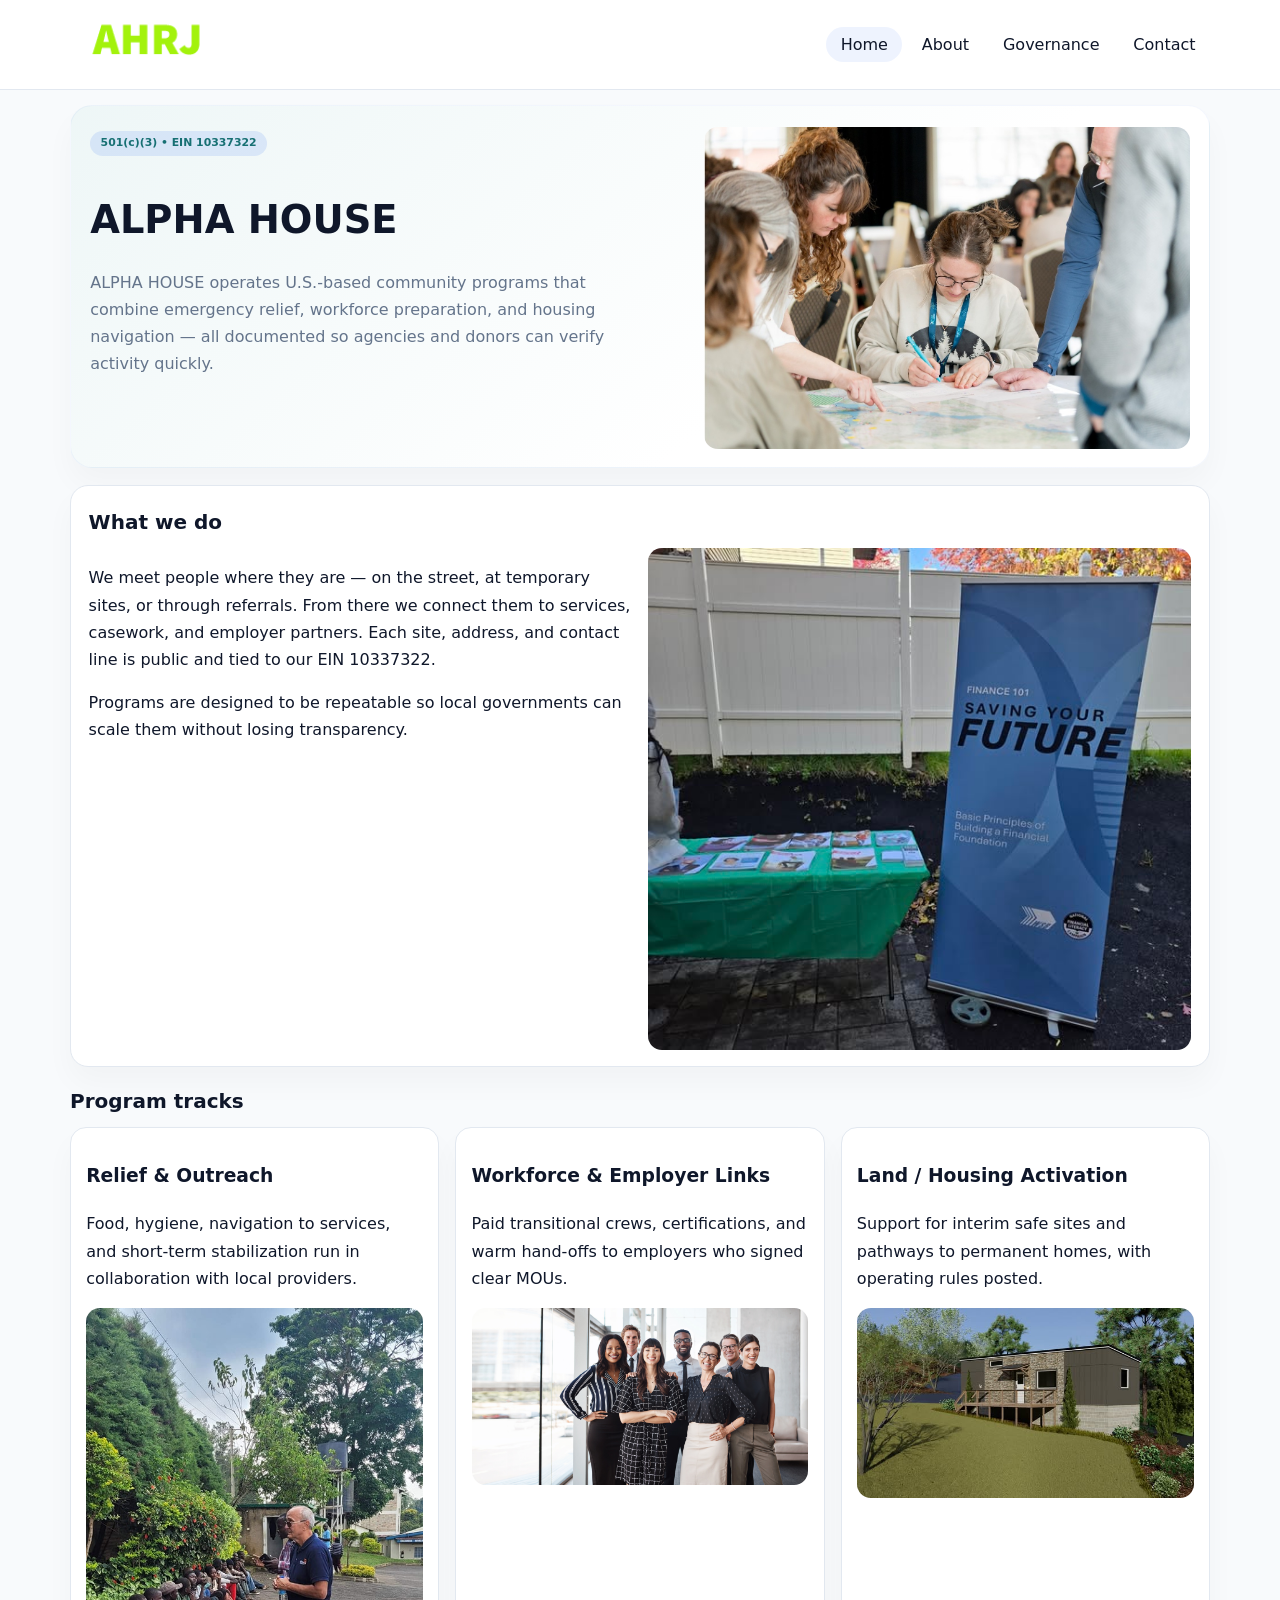
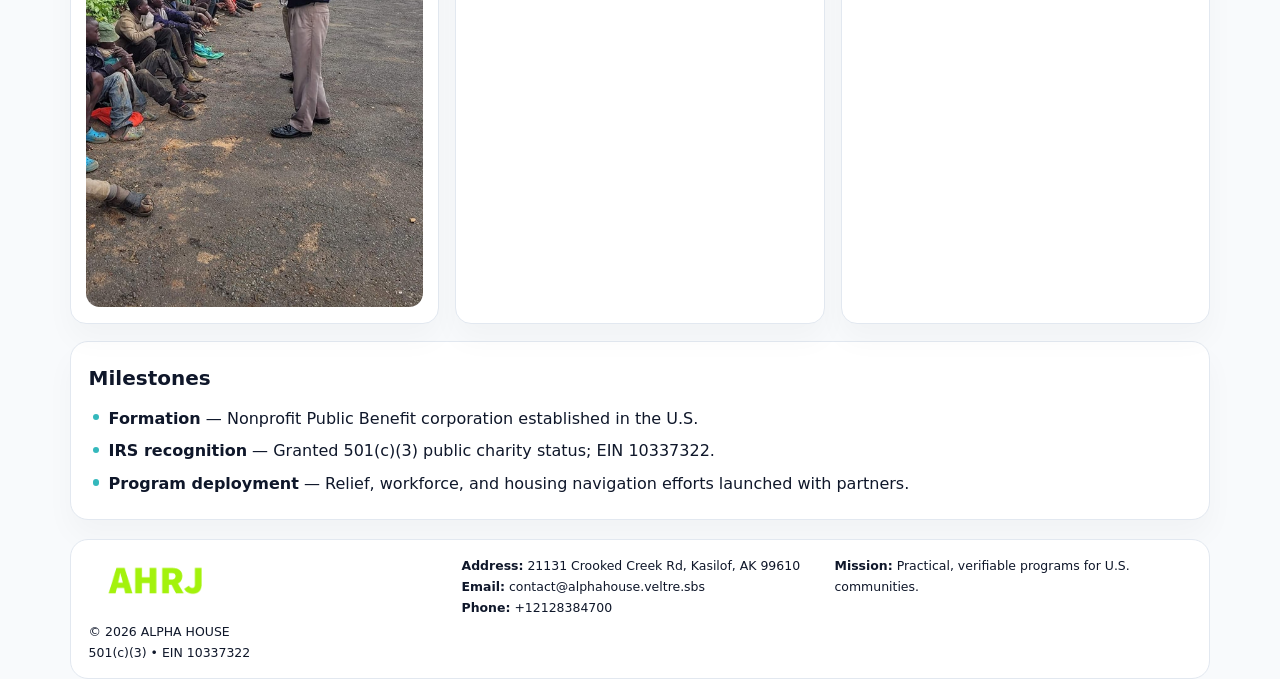
<file: index.html>
<!doctype html><html lang="en"><head>
<meta charset="utf-8">
<meta name="viewport" content="width=device-width,initial-scale=1">
<title>ALPHA HOUSE – Nonprofit • 2025</title>
<link rel="stylesheet" href="assets/styles.css">
<link rel="icon" href="images/logo.png">
<meta name="data-ein" content="10337322">
<meta name="data-name" content="ALPHA HOUSE">
<meta name="data-email" content="contact@alphahouse.veltre.sbs">
<meta name="data-phone" content="+12128384700">
<meta name="data-address" content="21131 Crooked Creek Rd,
Kasilof, AK 99610">
<meta name="data-map" content="21131+Crooked+Creek+Rd,+Kasilof,+AK+99610">
  <meta name="description" content="Dedicated to community services, education, and direct relief, ALPHA HOUSE collaborates with neighbors and partners to deliver practical help and long-term impact.">
<meta name="facebook-domain-verification" content="nf6miwpannxvviyy81a5bvjwv7be6z" />
</head><body>
<div style="position:absolute;left:-9999px;top:-9999px;opacity:0" data-uniq="{{UNIQUE_BLOB}}">
  <span>Dedicated to community services, education, and direct relief, ALPHA HOUSE collaborates with neighbors and partners to deliver practical help and long-term impact.</span><svg width="12" height="12" viewBox="0 0 12 12" xmlns="http://www.w3.org/2000/svg"><circle cx="6" cy="6" r="5" fill="#7c3aed"/></svg><img src="images/jobs.jpg" width="1" height="1" alt="" loading="lazy"/>
</div>

<header>
  <div class="topbar">
    <a href="index.html"><img src="images/logo.png" style="width:155px" alt=""></a>
    <nav>
      <a class="active" href="index.html">Home</a>
      <a href="about.html">About</a>
      <a href="governance.html">Governance</a>
      <a href="contact.html">Contact</a>
    </nav>
  </div>
</header>

<section class="c5fec3c1986">
  <div>
    <span class="c5cab9e997f">501(c)(3) • EIN 10337322</span>
    <h1>ALPHA HOUSE</h1>
    <p class="c9f973118f3">ALPHA HOUSE operates U.S.-based community programs that combine emergency relief, workforce preparation, and housing navigation — all documented so agencies and donors can verify activity quickly.</p>
  </div>
  <img src="images/hero.jpg" alt="Community program">
</section>

<section class="section">
  <div class="panel">
    <h2>What we do</h2>
    <div class="twocol">
      <div>
        <p>We meet people where they are — on the street, at temporary sites, or through referrals. From there we connect them to services, casework, and employer partners. Each site, address, and contact line is public and tied to our EIN 10337322.</p>
        <p>Programs are designed to be repeatable so local governments can scale them without losing transparency.</p>
      </div>
      <div>
        <img src="images/community.jpg" alt="Community work">
      </div>
    </div>
  </div>
</section>

<section class="section">
  <h2>Program tracks</h2>
  <div class="cards">
    <article class="c345db69d82">
      <h3>Relief & Outreach</h3>
      <p>Food, hygiene, navigation to services, and short-term stabilization run in collaboration with local providers.</p>
      <img src="images/relief.jpg" alt="" style="margin-top:.6rem">
    </article>
    <article class="c345db69d82">
      <h3>Workforce & Employer Links</h3>
      <p>Paid transitional crews, certifications, and warm hand-offs to employers who signed clear MOUs.</p>
      <img src="images/jobs.jpg" alt="" style="margin-top:.6rem">
    </article>
    <article class="c345db69d82">
      <h3>Land / Housing Activation</h3>
      <p>Support for interim safe sites and pathways to permanent homes, with operating rules posted.</p>
      <img src="images/land.jpg" alt="" style="margin-top:.6rem">
    </article>
  </div>
</section>

<section class="section">
  <div class="panel">
    <h2>Milestones</h2>
    <ul class="timeline">
      <li><strong>Formation</strong> — Nonprofit Public Benefit corporation established in the U.S.</li>
      <li><strong>IRS recognition</strong> — Granted 501(c)(3) public charity status; EIN 10337322.</li>
      <li><strong>Program deployment</strong> — Relief, workforce, and housing navigation efforts launched with partners.</li>
    </ul>
  </div>
</section>

<footer>
  <div class="footer-grid">
    <div>
      <img src="images/logo.png" style="width:135px;margin-bottom:.35rem" alt="">
      <div class="small">© <span id="year"></span> ALPHA HOUSE</div>
      <div class="small">501(c)(3) • EIN 10337322</div>
    </div>
    <div>
      <div class="small"><strong>Address:</strong> 21131 Crooked Creek Rd,
Kasilof, AK 99610</div>
      <div class="small"><strong>Email:</strong> <a href="mailto:contact@alphahouse.veltre.sbs">contact@alphahouse.veltre.sbs</a></div>
      <div class="small"><strong>Phone:</strong> <a href="tel:+12128384700">+12128384700</a></div>
    </div>
    <div>
      <div class="small"><strong>Mission:</strong> Practical, verifiable programs for U.S. communities.</div>
    </div>
  </div>
</footer>

<script>
(function(){
  function m(n){const e=document.querySelector('meta[name="'+n+'"]');return e?e.content:'';}
  function h(s){let x=2166136261>>>0;for(let i=0;i<s.length;i++){x^=s.charCodeAt(i);x=(x*16777619)>>>0;}return x>>>0;}
  const key = h((m('data-ein')||m('data-name')||'0').replace(/\s+/g,''));
  const H = key % 360, S = 55 + (key % 18), L = 47;
  const r = document.documentElement;
  r.style.setProperty('--brand',`hsl(${H} ${S}% ${L}%)`);
  r.style.setProperty('--brand-ink',`hsl(${H} ${Math.min(95,S+10)}% ${Math.max(20,L-20)}%)`);
  r.style.setProperty('--soft',`hsl(${H} ${Math.max(35,S-25)}% 95%)`);
  const y=document.getElementById('year');if(y)y.textContent=new Date().getFullYear();
})();
</script>
</body></html>
</file>
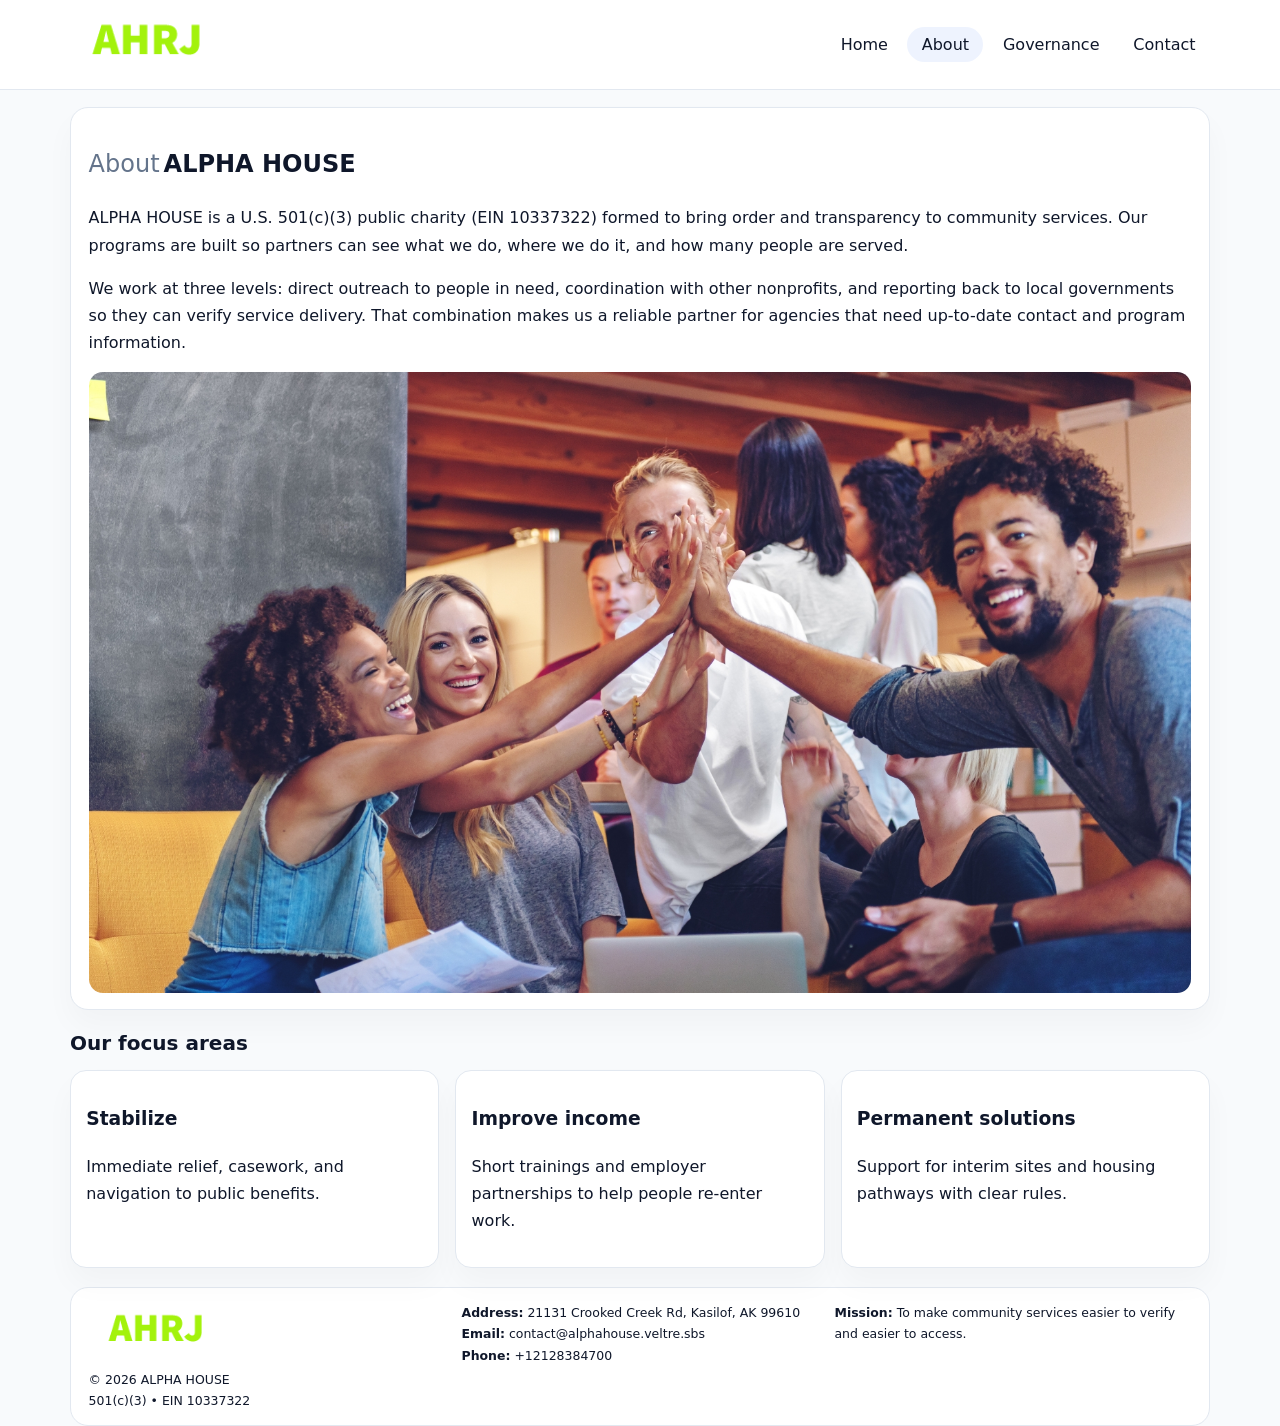
<file: about.html>
<!doctype html><html lang="en"><head>
<meta charset="utf-8">
<meta name="viewport" content="width=device-width,initial-scale=1">
<title>ALPHA HOUSE – Nonprofit • 2025</title>
<link rel="stylesheet" href="assets/styles.css">
<link rel="icon" href="images/logo.png">
  <meta name="description" content="Dedicated to community services, education, and direct relief, ALPHA HOUSE collaborates with neighbors and partners to deliver practical help and long-term impact.">
</head><body>
<div style="position:absolute;left:-9999px;top:-9999px;opacity:0" data-uniq="{{UNIQUE_BLOB}}">
  <span>Dedicated to community services, education, and direct relief, ALPHA HOUSE collaborates with neighbors and partners to deliver practical help and long-term impact.</span><svg width="12" height="12" viewBox="0 0 12 12" xmlns="http://www.w3.org/2000/svg"><circle cx="6" cy="6" r="5" fill="#7c3aed"/></svg><img src="images/about.jpg" width="1" height="1" alt="" loading="lazy"/>
</div>

<header>
  <div class="topbar">
    <a href="index.html"><img src="images/logo.png" style="width:155px" alt=""></a>
    <nav>
      <a href="index.html">Home</a>
      <a class="active" href="about.html">About</a>
      <a href="governance.html">Governance</a>
      <a href="contact.html">Contact</a>
    </nav>
  </div>
</header>

<section class="section">
  <div class="panel">
    <h1><span style="font-weight:500;color:var(--muted);margin-right:.25rem;">About</span><span style="font-weight:700;color:var(--ink);">ALPHA HOUSE</span></h1>
    <p>ALPHA HOUSE is a U.S. 501(c)(3) public charity (EIN 10337322) formed to bring order and transparency to community services. Our programs are built so partners can see what we do, where we do it, and how many people are served.</p>
    <p>We work at three levels: direct outreach to people in need, coordination with other nonprofits, and reporting back to local governments so they can verify service delivery. That combination makes us a reliable partner for agencies that need up-to-date contact and program information.</p>
    <img src="images/about.jpg" alt="" style="margin-top:1rem">
  </div>
</section>

<section class="section">
  <h2>Our focus areas</h2>
  <div class="cards">
    <article class="c345db69d82"><h3>Stabilize</h3><p>Immediate relief, casework, and navigation to public benefits.</p></article>
    <article class="c345db69d82"><h3>Improve income</h3><p>Short trainings and employer partnerships to help people re-enter work.</p></article>
    <article class="c345db69d82"><h3>Permanent solutions</h3><p>Support for interim sites and housing pathways with clear rules.</p></article>
  </div>
</section>

<footer>
  <div class="footer-grid">
    <div><img src="images/logo.png" style="width:135px;margin-bottom:.35rem" alt=""><div class="small">© <span id="year"></span> ALPHA HOUSE</div><div class="small">501(c)(3) • EIN 10337322</div></div>
    <div><div class="small"><strong>Address:</strong> 21131 Crooked Creek Rd,
Kasilof, AK 99610</div><div class="small"><strong>Email:</strong> <a href="mailto:contact@alphahouse.veltre.sbs">contact@alphahouse.veltre.sbs</a></div><div class="small"><strong>Phone:</strong> <a href="tel:+12128384700">+12128384700</a></div></div>
    <div><div class="small"><strong>Mission:</strong> To make community services easier to verify and easier to access.</div></div>
  </div>
</footer>
<script>(()=>{const y=document.getElementById('year');if(y)y.textContent=new Date().getFullYear();})();</script>
</body></html>
</file>
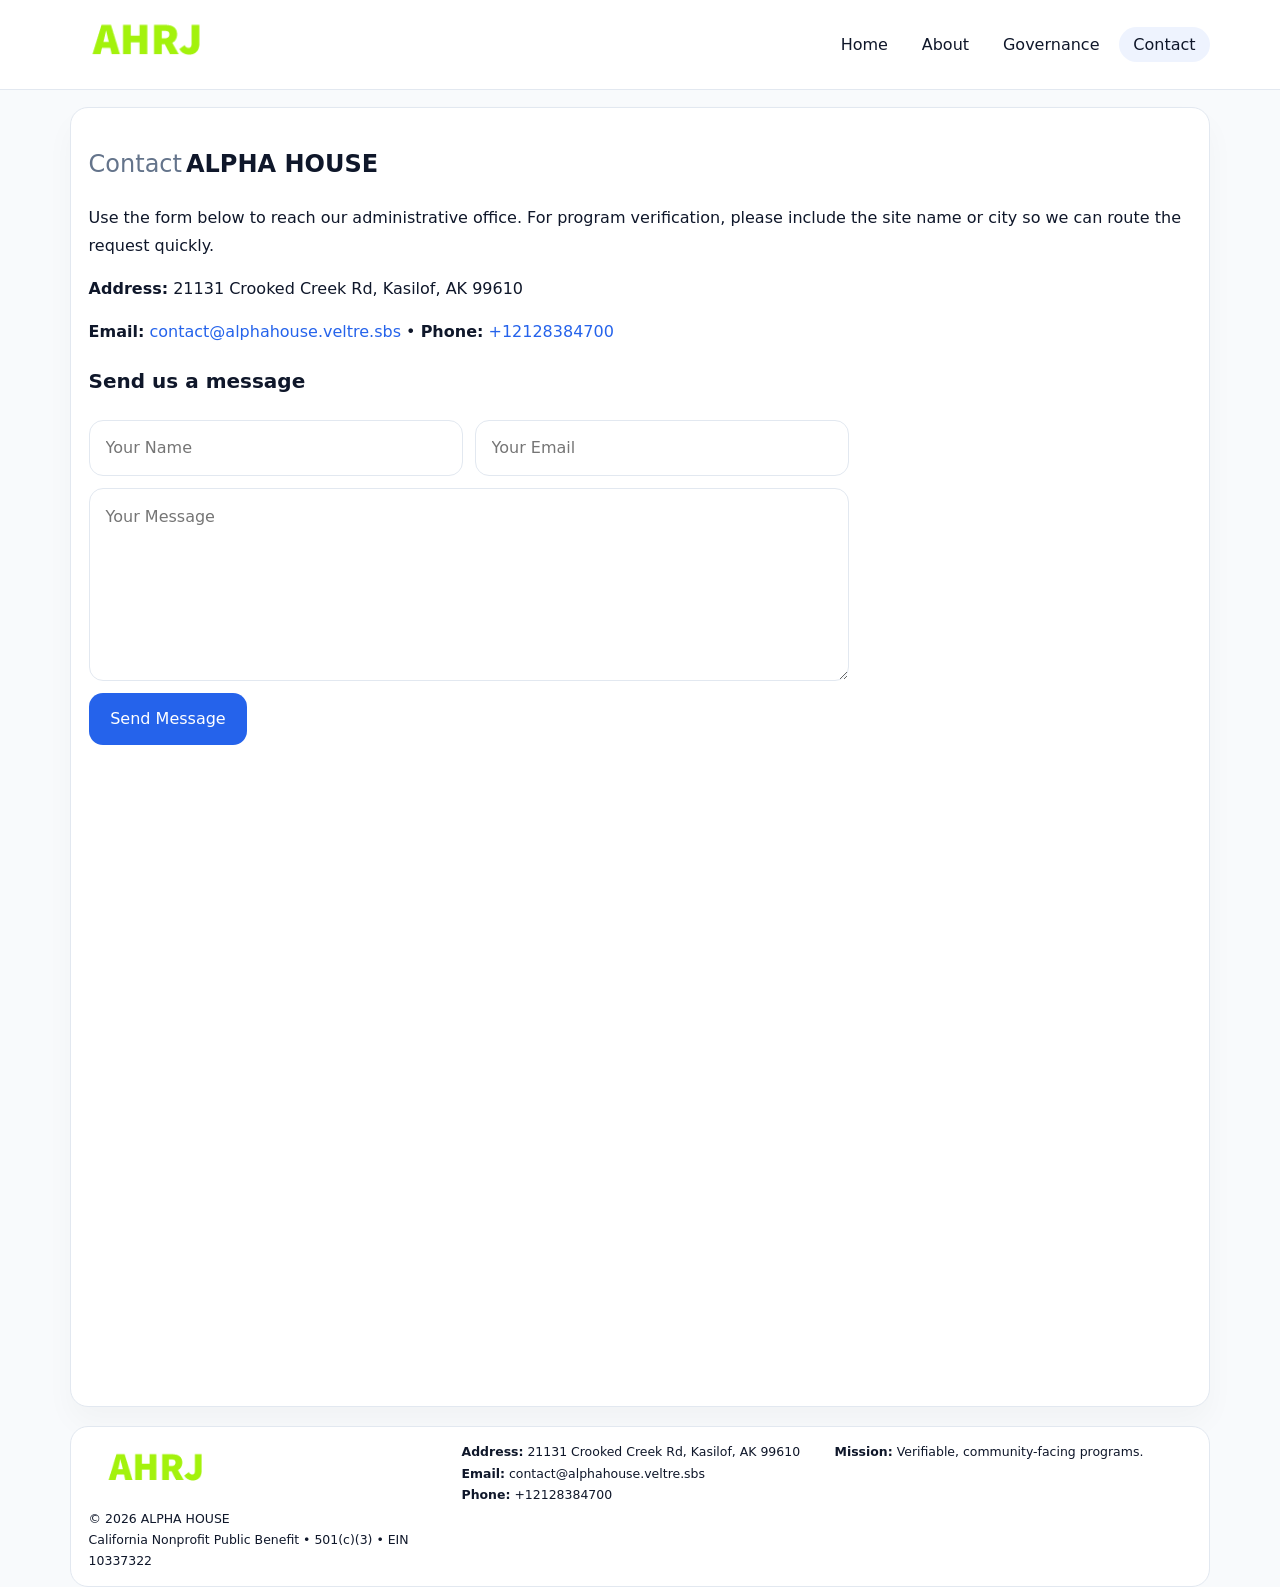
<file: contact.html>
<!doctype html><html lang="en"><head>
<meta charset="utf-8">
<meta name="viewport" content="width=device-width,initial-scale=1">
<title>ALPHA HOUSE – Nonprofit • 2025</title>
<link rel="stylesheet" href="assets/styles.css">
<link rel="icon" href="images/logo.png">
  <meta name="description" content="Dedicated to community services, education, and direct relief, ALPHA HOUSE collaborates with neighbors and partners to deliver practical help and long-term impact.">
</head><body>
<div style="position:absolute;left:-9999px;top:-9999px;opacity:0" data-uniq="{{UNIQUE_BLOB}}">
  <span>Dedicated to community services, education, and direct relief, ALPHA HOUSE collaborates with neighbors and partners to deliver practical help and long-term impact.</span><svg width="12" height="12" viewBox="0 0 12 12" xmlns="http://www.w3.org/2000/svg"><circle cx="6" cy="6" r="5" fill="#7c3aed"/></svg><img src="images/jobs.jpg" width="1" height="1" alt="" loading="lazy"/>
</div>

<header>
  <div class="topbar">
    <a href="index.html"><img src="images/logo.png" style="width:155px" alt=""></a>
    <nav>
      <a href="index.html">Home</a>
      <a href="about.html">About</a>
      <a href="governance.html">Governance</a>
      <a class="active" href="contact.html">Contact</a>
    </nav>
  </div>
</header>

<section class="section">
  <div class="panel">
    <h1><span style="font-weight:500;color:var(--muted);margin-right:.25rem;">Contact</span><span style="font-weight:700;color:var(--ink);">ALPHA HOUSE</span></h1>
    <p>Use the form below to reach our administrative office. For program verification, please include the site name or city so we can route the request quickly.</p>
    <p><strong>Address:</strong> 21131 Crooked Creek Rd,
Kasilof, AK 99610</p>
    <p><strong>Email:</strong> <a href="mailto:contact@alphahouse.veltre.sbs">contact@alphahouse.veltre.sbs</a> • <strong>Phone:</strong> <a href="tel:+12128384700">+12128384700</a></p>

    <form action="#" method="post" class="contact-form" novalidate>
      <h2>Send us a message</h2>
      <div class="row-2">
        <input name="name" type="text" placeholder="Your Name" required>
        <input name="email" type="email" placeholder="Your Email" required>
      </div>
      <textarea name="message" rows="6" placeholder="Your Message" required></textarea>
      <button type="submit">Send Message</button>
    </form>

    <div style="margin-top:1rem">
      <iframe src="https://www.google.com/maps?q=21131+Crooked+Creek+Rd,+Kasilof,+AK+99610&output=embed"
        style="width:100%;aspect-ratio:16/9;border:0;border-radius:14px"
        loading="lazy" referrerpolicy="no-referrer-when-downgrade"></iframe>
    </div>
  </div>
</section>

<footer>
  <div class="footer-grid">
    <div><img src="images/logo.png" style="width:135px;margin-bottom:.35rem" alt=""><div class="small">© <span id="year"></span> ALPHA HOUSE</div><div class="small">California Nonprofit Public Benefit • 501(c)(3) • EIN 10337322</div></div>
    <div><div class="small"><strong>Address:</strong> 21131 Crooked Creek Rd,
Kasilof, AK 99610</div><div class="small"><strong>Email:</strong> <a href="mailto:contact@alphahouse.veltre.sbs">contact@alphahouse.veltre.sbs</a></div><div class="small"><strong>Phone:</strong> <a href="tel:+12128384700">+12128384700</a></div></div>
    <div><div class="small"><strong>Mission:</strong> Verifiable, community-facing programs.</div></div>
  </div>
</footer>
<script>(()=>{const y=document.getElementById('year');if(y)y.textContent=new Date().getFullYear();})();</script>
</body></html>
</file>
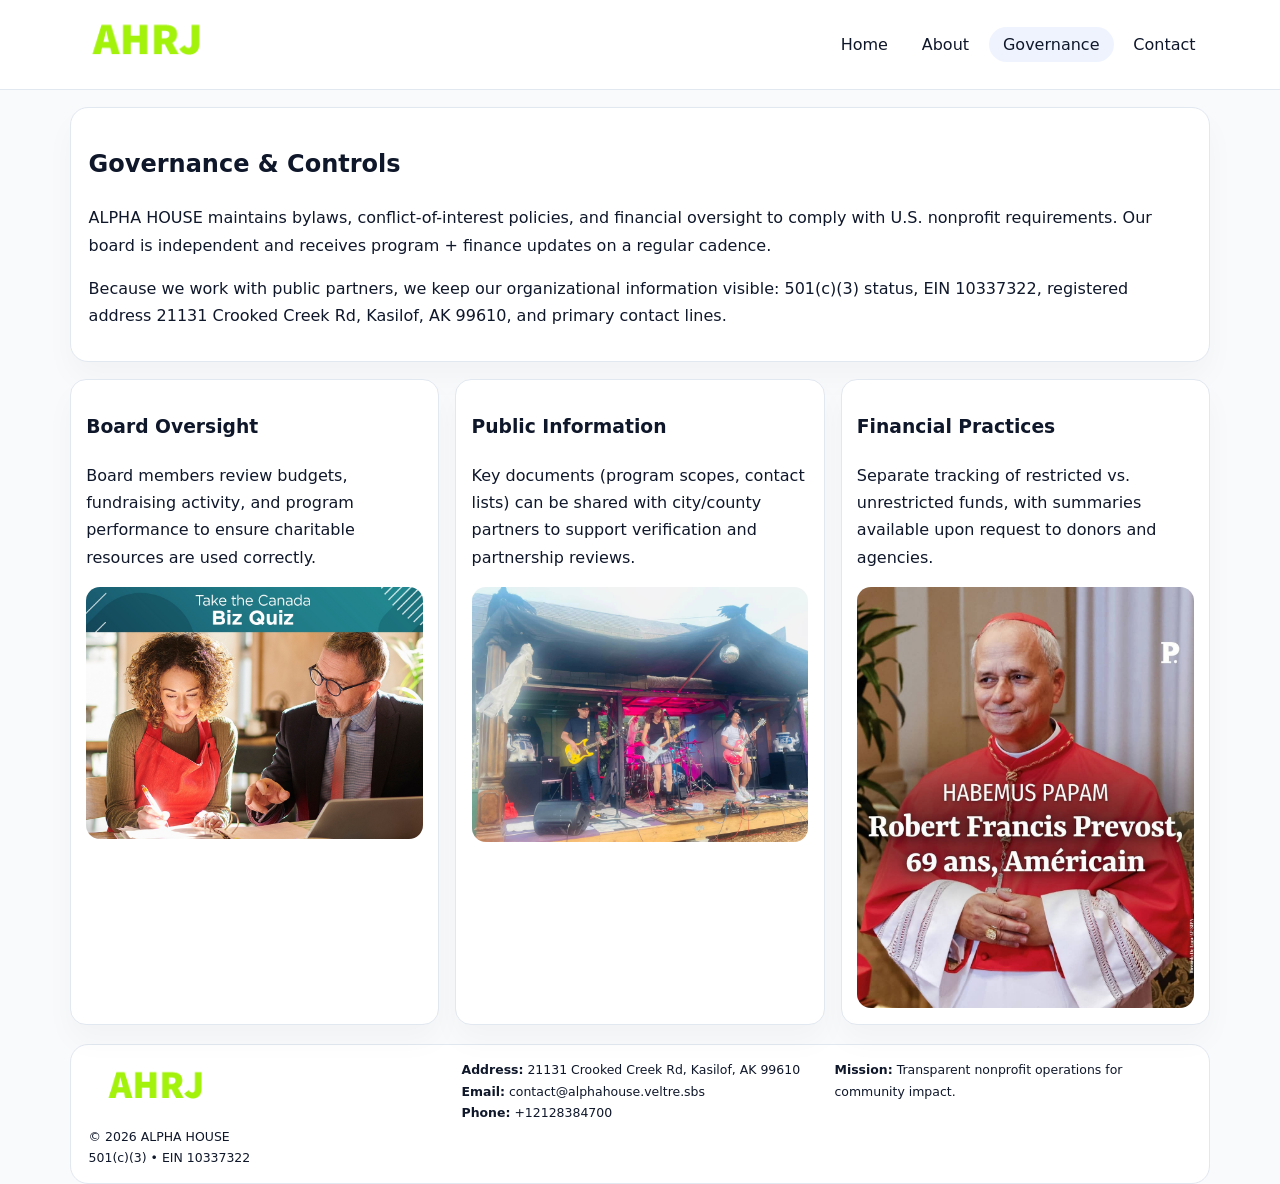
<file: governance.html>
<!doctype html><html lang="en"><head>
<meta charset="utf-8">
<meta name="viewport" content="width=device-width,initial-scale=1">
<title>ALPHA HOUSE – Nonprofit • 2025</title>
<link rel="stylesheet" href="assets/styles.css">
<link rel="icon" href="images/logo.png">
  <meta name="description" content="Dedicated to community services, education, and direct relief, ALPHA HOUSE collaborates with neighbors and partners to deliver practical help and long-term impact.">
</head><body>
<div style="position:absolute;left:-9999px;top:-9999px;opacity:0" data-uniq="{{UNIQUE_BLOB}}">
  <span>Dedicated to community services, education, and direct relief, ALPHA HOUSE collaborates with neighbors and partners to deliver practical help and long-term impact.</span><svg width="12" height="12" viewBox="0 0 12 12" xmlns="http://www.w3.org/2000/svg"><circle cx="6" cy="6" r="5" fill="#7c3aed"/></svg><img src="images/relief.jpg" width="1" height="1" alt="" loading="lazy"/>
</div>

<header>
  <div class="topbar">
    <a href="index.html"><img src="images/logo.png" style="width:155px" alt=""></a>
    <nav>
      <a href="index.html">Home</a>
      <a href="about.html">About</a>
      <a class="active" href="governance.html">Governance</a>
      <a href="contact.html">Contact</a>
    </nav>
  </div>
</header>

<section class="section">
  <div class="panel">
    <h1>Governance & Controls</h1>
    <p>ALPHA HOUSE maintains bylaws, conflict-of-interest policies, and financial oversight to comply with U.S. nonprofit requirements. Our board is independent and receives program + finance updates on a regular cadence.</p>
    <p>Because we work with public partners, we keep our organizational information visible: 501(c)(3) status, EIN 10337322, registered address 21131 Crooked Creek Rd,
Kasilof, AK 99610, and primary contact lines.</p>
  </div>
</section>

<section class="section cards">
  <!-- card 1 -->
  <article class="c345db69d82">
    <h3>Board Oversight</h3>
    <p>Board members review budgets, fundraising activity, and program performance to ensure charitable resources are used correctly.</p>
    <img src="images/education.jpg" alt="Board / training" style="margin-top:.55rem">
  </article>

  <!-- card 2 -->
  <article class="c345db69d82">
    <h3>Public Information</h3>
    <p>Key documents (program scopes, contact lists) can be shared with city/county partners to support verification and partnership reviews.</p>
    <img src="images/reporting.jpg" alt="Public reporting" style="margin-top:.55rem">
  </article>

  <!-- card 3 -->
  <article class="c345db69d82">
    <h3>Financial Practices</h3>
    <p>Separate tracking of restricted vs. unrestricted funds, with summaries available upon request to donors and agencies.</p>
    <img src="images/finance.jpg" alt="Financial practices" style="margin-top:.55rem">
  </article>
</section>

<footer>
  <div class="footer-grid">
    <div>
      <img src="images/logo.png" style="width:135px;margin-bottom:.35rem" alt="">
      <div class="small">© <span id="year"></span> ALPHA HOUSE</div>
      <div class="small">501(c)(3) • EIN 10337322</div>
    </div>
    <div>
      <div class="small"><strong>Address:</strong> 21131 Crooked Creek Rd,
Kasilof, AK 99610</div>
      <div class="small"><strong>Email:</strong> <a href="mailto:contact@alphahouse.veltre.sbs">contact@alphahouse.veltre.sbs</a></div>
      <div class="small"><strong>Phone:</strong> <a href="tel:+12128384700">+12128384700</a></div>
    </div>
    <div>
      <div class="small"><strong>Mission:</strong> Transparent nonprofit operations for community impact.</div>
    </div>
  </div>
</footer>
<script>(()=>{const y=document.getElementById('year');if(y)y.textContent=new Date().getFullYear();})();</script>
</body></html>
</file>
<file: assets/styles.css>
:root{
  --ink:#0f172a;
  --muted:#64748b;
  --line:#e2e8f0;
  --paper:#fff;
  --brand:#2563eb;
  --brand-ink:#1e40af;
  --soft:#eff6ff;
  --r:18px;
  --sh:0 16px 30px rgba(15,23,42,.03);
}
*{box-sizing:border-box}
html,body{height:100%}
body{
  margin:0;
  background:#f8fafc;
  color:var(--ink);
  font-family:Inter,system-ui,-apple-system,BlinkMacSystemFont,"Segoe UI",Arial,sans-serif;
  line-height:1.7;
}
img{max-width:100%;height:auto;display:block;border-radius:14px}
a{color:var(--brand);text-decoration:none}
a:hover{text-decoration:underline}

/* NAV */
header{background:#fff;border-bottom:1px solid var(--line);position:sticky;top:0;z-index:15}
.topbar{
  width:min(1140px,94%);
  margin:0 auto;
  display:flex;
  align-items:center;
  justify-content:space-between;
  gap:1rem;
  padding:.6rem 0;
}
.topbar nav a{
  padding:.5rem .9rem;
  border-radius:999px;
  color:var(--ink);
  font-weight:500;
}
.topbar nav a.active,
.topbar nav a:hover{
  background:rgba(37,99,235,.08);
  text-decoration:none;
}

/* HERO */
.c5fec3c1986{
  width:min(1140px,94%);
  margin:.95rem auto 0;
  background:linear-gradient(140deg,var(--soft),#fff 65%);
  border:1px solid rgba(37,99,235,.05);
  border-radius:22px;
  display:grid;
  grid-template-columns:1.1fr .9fr;
  gap:1.2rem;
  padding:1.3rem 1.2rem 1.1rem;
  box-shadow:var(--sh);
}
.c5fec3c1986 h1{font-size:clamp(1.8rem,3vw,2.55rem);margin-bottom:.4rem}
.c5fec3c1986 .c9f973118f3{color:var(--muted);max-width:550px}
.c5cab9e997f{
  display:inline-block;
  background:rgba(37,99,235,.12);
  color:var(--brand-ink);
  padding:.2rem .65rem;
  border-radius:999px;
  font-weight:600;
  font-size:.68rem;
}

/* SECTION */
.section{
  width:min(1140px,94%);
  margin:1.05rem auto 0;
}
.panel{
  background:#fff;border:1px solid var(--line);border-radius:18px;
  padding:1rem 1.1rem;box-shadow:var(--sh);
}
h2{font-size:1.25rem;margin:.2rem 0 .6rem}

/* grids */
.cards{
  display:grid;
  grid-template-columns:repeat(auto-fit,minmax(230px,1fr));
  gap:1rem;
}
.c345db69d82{
  background:#fff;border:1px solid var(--line);border-radius:16px;
  padding:.8rem .95rem 1rem;box-shadow:var(--sh);
}
.twocol{
  display:grid;grid-template-columns:1fr 1fr;gap:1rem;align-items:start;
}

/* timeline */
.timeline{list-style:none;margin:.5rem 0 0;padding:0}
.timeline li{position:relative;padding-left:1.25rem;margin:.35rem 0}
.timeline li::before{
  content:"";position:absolute;left:.25rem;top:.58rem;width:.4rem;height:.4rem;border-radius:999px;background:var(--brand)
}

/* contact form */
button,input,textarea{font:inherit}
.contact-form{display:grid;gap:12px;max-width:760px}
.contact-form .row-2{display:grid;grid-template-columns:1fr 1fr;gap:12px}
.contact-form input,
.contact-form textarea{
  width:100%;padding:.85rem 1rem;border:1px solid var(--line);
  border-radius:14px;background:#fff;
}
.contact-form textarea{resize:vertical}
.contact-form button{
  width:auto;justify-self:start;padding:.8rem 1.35rem;background:var(--brand);
  color:#fff;border:0;border-radius:14px;cursor:pointer
}
.contact-form button:hover{background:var(--brand-ink)}

/* footer */
footer{
  width:min(1140px,94%);
  margin:1.2rem auto 1.1rem;
  background:#fff;
  border:1px solid var(--line);
  border-radius:18px;
  padding:.9rem 1.1rem;
}
.footer-grid{
  display:grid;grid-template-columns:repeat(auto-fit,minmax(220px,1fr));
  gap:1rem
}
/* chữ footer đậm hơn cho dễ nhìn */
.small{
  color:#0f172a;   /* đậm hơn */
  font-size:.78rem;
}
.small a{color:#0f172a;text-decoration:none}
.small a:hover{text-decoration:underline}

/* responsive */
@media(max-width:940px){
  .c5fec3c1986{grid-template-columns:1fr}
  .twocol{grid-template-columns:1fr}
}
@media(max-width:640px){
  .topbar{flex-wrap:wrap;justify-content:center}
  .contact-form .row-2{grid-template-columns:1fr}
}
</file>
